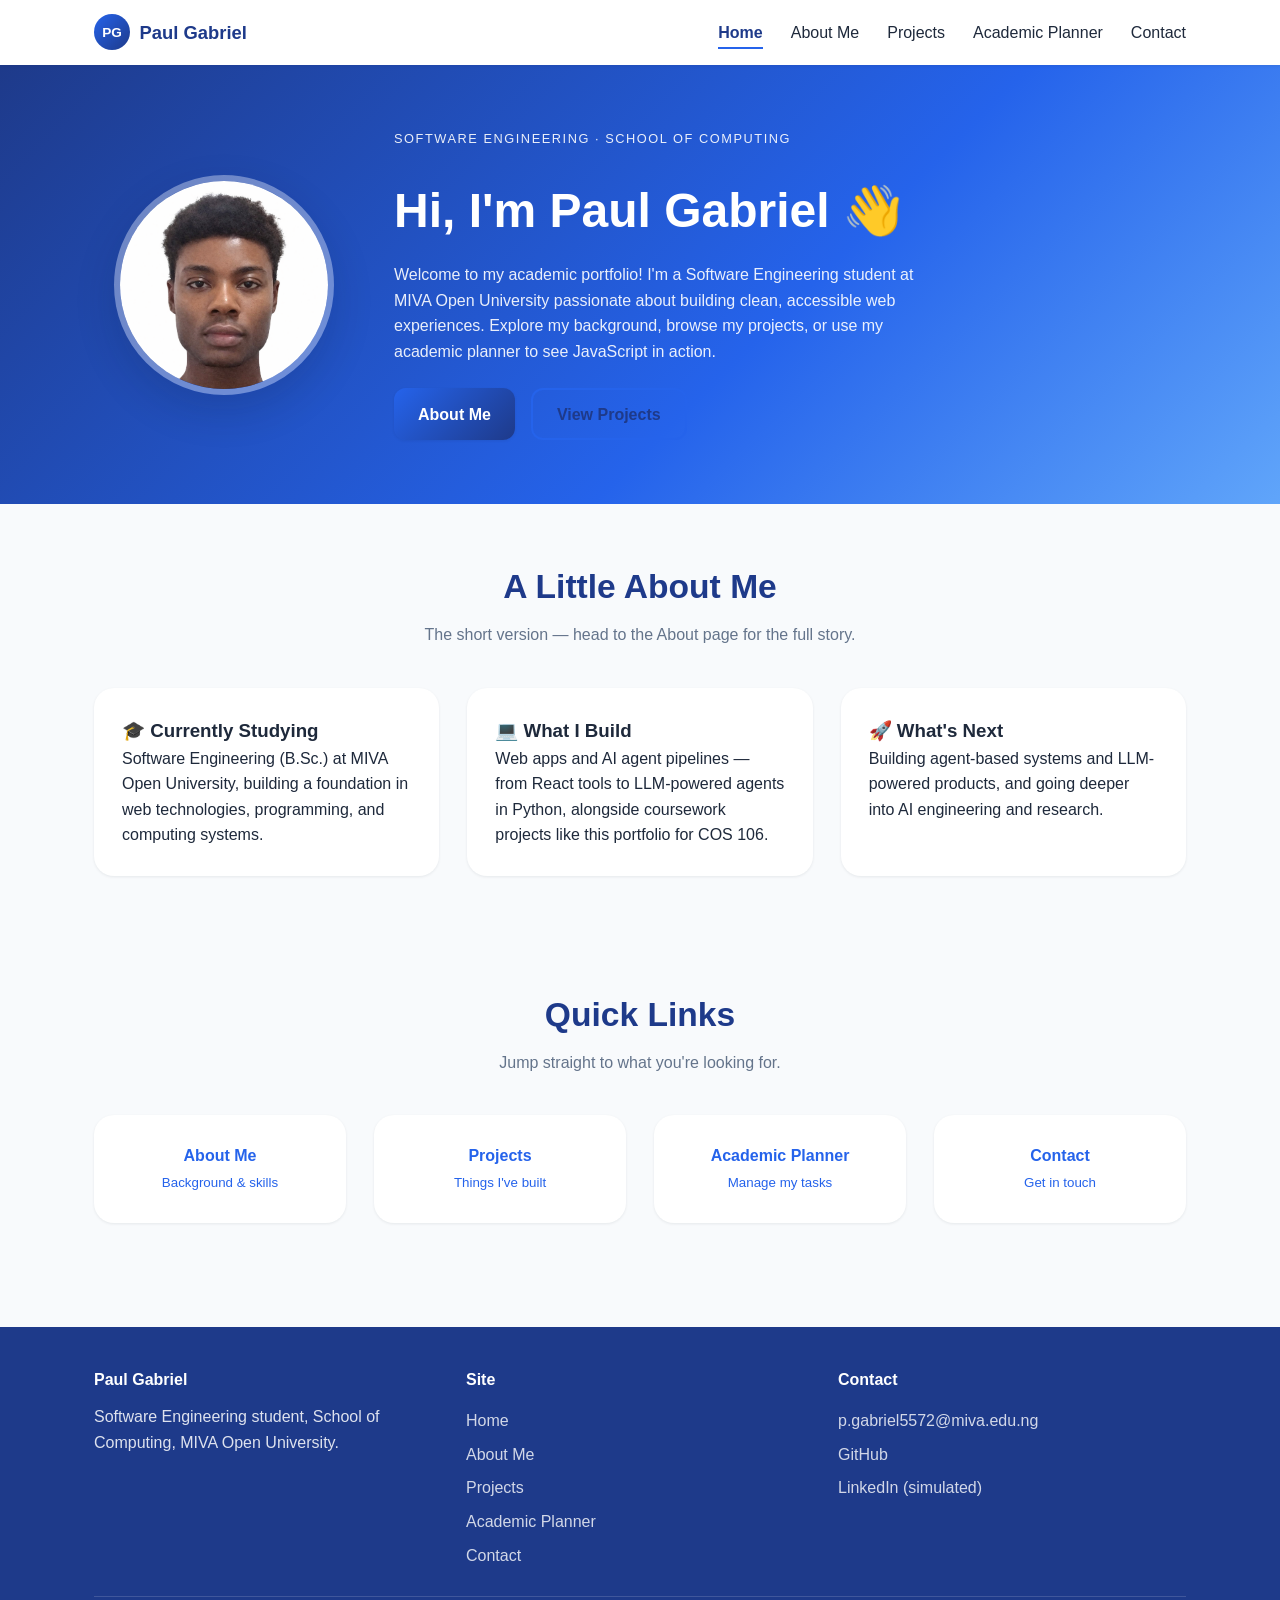
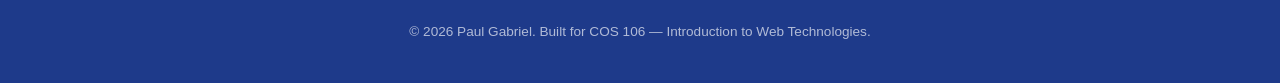
<file: index.html>
<!DOCTYPE html>
<html lang="en">
<head>
  <meta charset="UTF-8" />
  <meta name="viewport" content="width=device-width, initial-scale=1.0" />
  <title>Paul Gabriel | Student Portfolio</title>
  <meta name="description" content="Personal academic portfolio and student management platform for Paul Gabriel, Software Engineering student at MIVA Open University." />
  <link rel="stylesheet" href="css/style.css" />
</head>
<body>

  <header class="site-header">
    <nav class="navbar container" aria-label="Primary navigation">
      <a href="index.html" class="brand">
        <span class="brand-badge">PG</span>
        Paul Gabriel
      </a>
      <button class="nav-toggle" aria-label="Toggle navigation menu" aria-expanded="false">
        <span></span><span></span><span></span>
      </button>
      <ul class="nav-menu">
        <li><a href="index.html">Home</a></li>
        <li><a href="about.html">About Me</a></li>
        <li><a href="projects.html">Projects</a></li>
        <li><a href="planner.html">Academic Planner</a></li>
        <li><a href="contact.html">Contact</a></li>
      </ul>
    </nav>
  </header>

  <main>
    <section class="hero">
      <div class="container">
        <div class="hero-photo">
          <img src="assets/images/passport.png" alt="Portrait of Paul Gabriel" />
        </div>
        <div class="hero-text">
          <p class="eyebrow">Software Engineering &middot; School of Computing</p>
          <h1>Hi, I'm Paul Gabriel 👋</h1>
          <p>
            Welcome to my academic portfolio! I'm a Software Engineering student at
            MIVA Open University passionate about building clean, accessible web
            experiences. Explore my background, browse my projects, or use my
            academic planner to see JavaScript in action.
          </p>
          <div class="hero-actions">
            <a href="about.html" class="btn btn-primary">About Me</a>
            <a href="projects.html" class="btn btn-outline">View Projects</a>
          </div>
        </div>
      </div>
    </section>

    <section class="container">
      <div class="section-heading">
        <h2>A Little About Me</h2>
        <p>The short version — head to the About page for the full story.</p>
      </div>
      <div class="grid grid-3">
        <article class="card">
          <h3>🎓 Currently Studying</h3>
          <p>Software Engineering (B.Sc.) at MIVA Open University, building a
          foundation in web technologies, programming, and computing systems.</p>
        </article>
        <article class="card">
          <h3>💻 What I Build</h3>
          <p>Web apps and AI agent pipelines — from React tools to LLM-powered
          agents in Python, alongside coursework projects like this portfolio
          for COS 106.</p>
        </article>
        <article class="card">
          <h3>🚀 What's Next</h3>
          <p>Building agent-based systems and LLM-powered products, and going
          deeper into AI engineering and research.</p>
        </article>
      </div>
    </section>

    <section class="container">
      <div class="section-heading">
        <h2>Quick Links</h2>
        <p>Jump straight to what you're looking for.</p>
      </div>
      <ul class="grid grid-4">
        <li class="card text-center">
          <a href="about.html"><strong>About Me</strong><br /><small>Background &amp; skills</small></a>
        </li>
        <li class="card text-center">
          <a href="projects.html"><strong>Projects</strong><br /><small>Things I've built</small></a>
        </li>
        <li class="card text-center">
          <a href="planner.html"><strong>Academic Planner</strong><br /><small>Manage my tasks</small></a>
        </li>
        <li class="card text-center">
          <a href="contact.html"><strong>Contact</strong><br /><small>Get in touch</small></a>
        </li>
      </ul>
    </section>
  </main>

  <footer class="site-footer">
    <div class="container">
      <div class="footer-grid">
        <div>
          <h4>Paul Gabriel</h4>
          <p>Software Engineering student, School of Computing, MIVA Open University.</p>
        </div>
        <div>
          <h4>Site</h4>
          <a href="index.html">Home</a>
          <a href="about.html">About Me</a>
          <a href="projects.html">Projects</a>
          <a href="planner.html">Academic Planner</a>
          <a href="contact.html">Contact</a>
        </div>
        <div>
          <h4>Contact</h4>
          <a href="mailto:p.gabriel5572@miva.edu.ng">p.gabriel5572@miva.edu.ng</a>
          <a href="https://github.com/paulogabe1" target="_blank" rel="noopener">GitHub</a>
          <a href="https://linkedin.com/" target="_blank" rel="noopener">LinkedIn (simulated)</a>
        </div>
      </div>
      <div class="footer-bottom">
        &copy; <span id="current-year"></span> Paul Gabriel. Built for COS 106 &mdash; Introduction to Web Technologies.
      </div>
    </div>
  </footer>

  <script src="js/main.js"></script>
</body>
</html>
</file>
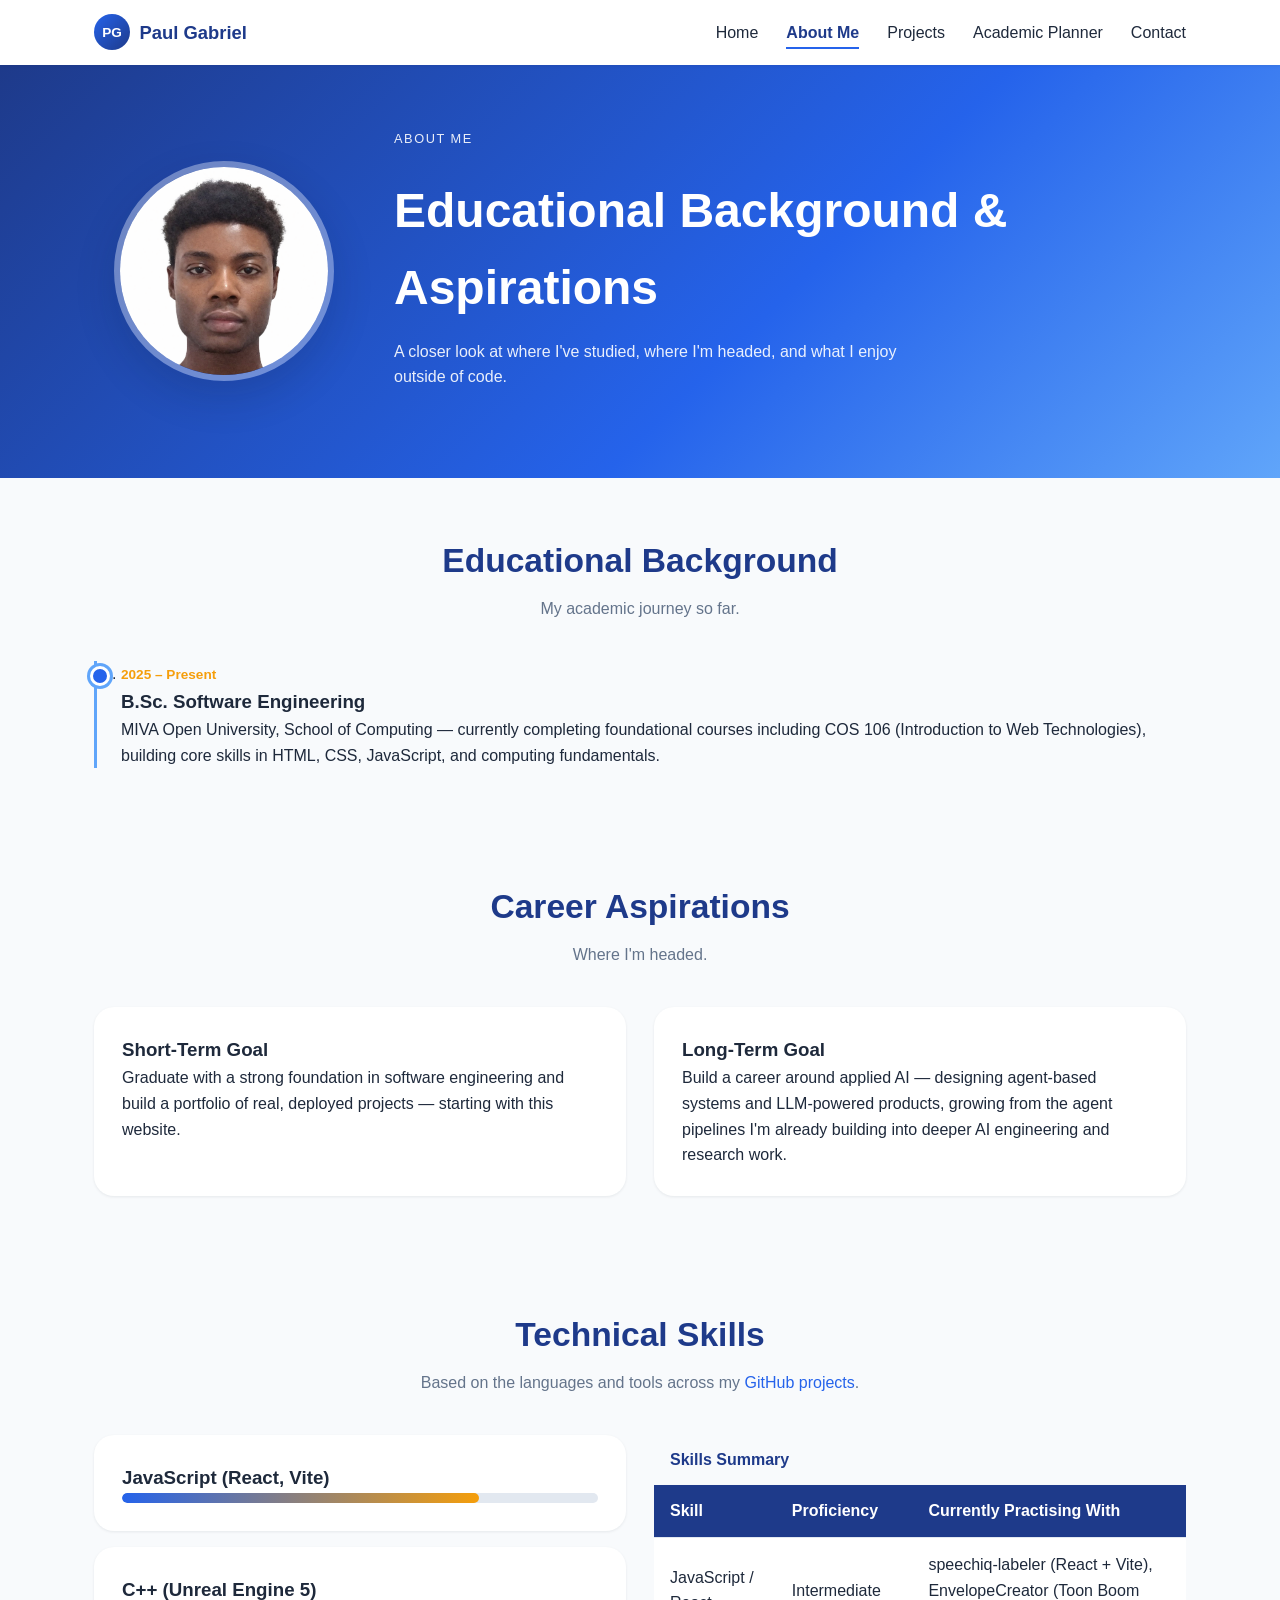
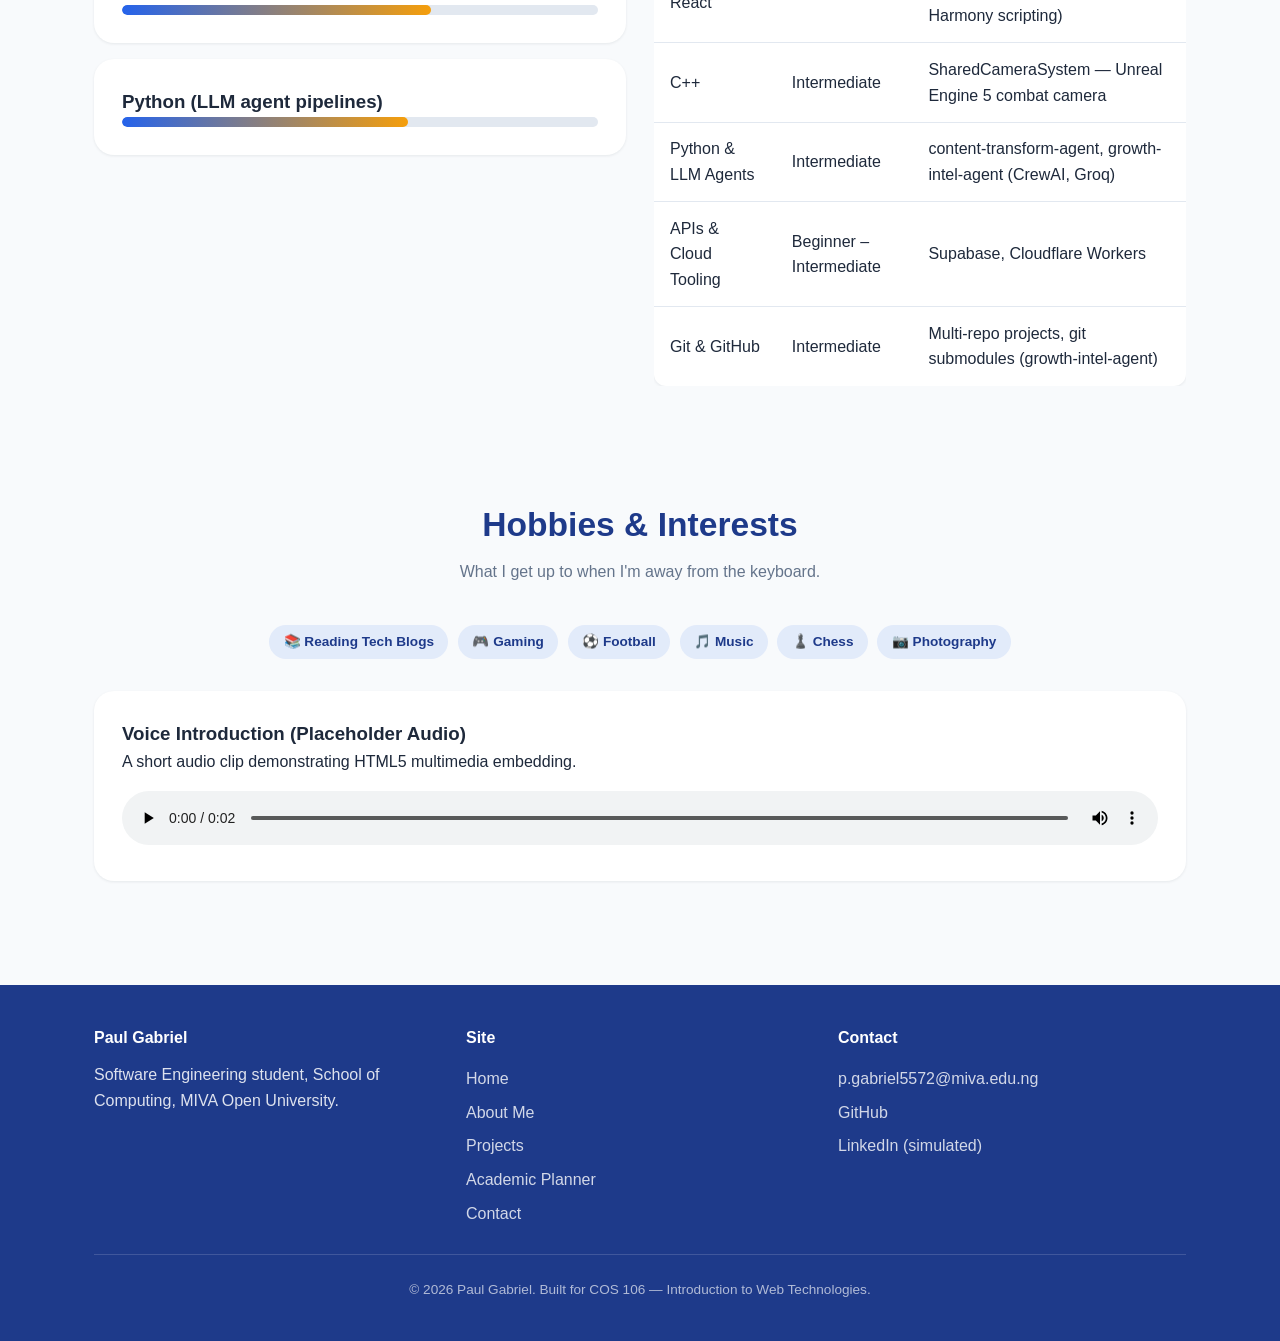
<file: about.html>
<!DOCTYPE html>
<html lang="en">
<head>
  <meta charset="UTF-8" />
  <meta name="viewport" content="width=device-width, initial-scale=1.0" />
  <title>About Me | Paul Gabriel</title>
  <meta name="description" content="Educational background, career aspirations, technical skills, and hobbies of Paul Gabriel." />
  <link rel="stylesheet" href="css/style.css" />
</head>
<body>

  <header class="site-header">
    <nav class="navbar container" aria-label="Primary navigation">
      <a href="index.html" class="brand">
        <span class="brand-badge">PG</span>
        Paul Gabriel
      </a>
      <button class="nav-toggle" aria-label="Toggle navigation menu" aria-expanded="false">
        <span></span><span></span><span></span>
      </button>
      <ul class="nav-menu">
        <li><a href="index.html">Home</a></li>
        <li><a href="about.html">About Me</a></li>
        <li><a href="projects.html">Projects</a></li>
        <li><a href="planner.html">Academic Planner</a></li>
        <li><a href="contact.html">Contact</a></li>
      </ul>
    </nav>
  </header>

  <main>
    <section class="hero">
      <div class="container">
        <div class="hero-photo">
          <img src="assets/images/passport.png" alt="Portrait of Paul Gabriel" />
        </div>
        <div class="hero-text">
          <p class="eyebrow">About Me</p>
          <h1>Educational Background &amp; Aspirations</h1>
          <p>A closer look at where I've studied, where I'm headed, and what I enjoy outside of code.</p>
        </div>
      </div>
    </section>

    <section class="container">
      <div class="section-heading">
        <h2>Educational Background</h2>
        <p>My academic journey so far.</p>
      </div>
      <ol class="timeline">
        <li class="timeline-item">
          <span class="date">2025 &ndash; Present</span>
          <h3>B.Sc. Software Engineering</h3>
          <p>MIVA Open University, School of Computing &mdash; currently completing
          foundational courses including COS 106 (Introduction to Web Technologies),
          building core skills in HTML, CSS, JavaScript, and computing fundamentals.</p>
        </li>
      </ol>
    </section>

    <section class="container">
      <div class="section-heading">
        <h2>Career Aspirations</h2>
        <p>Where I'm headed.</p>
      </div>
      <div class="grid grid-2">
        <div class="card">
          <h3>Short-Term Goal</h3>
          <p>Graduate with a strong foundation in software engineering and build a
          portfolio of real, deployed projects &mdash; starting with this website.</p>
        </div>
        <div class="card">
          <h3>Long-Term Goal</h3>
          <p>Build a career around applied AI &mdash; designing agent-based systems and
          LLM-powered products, growing from the agent pipelines I'm already
          building into deeper AI engineering and research work.</p>
        </div>
      </div>
    </section>

    <section class="container">
      <div class="section-heading">
        <h2>Technical Skills</h2>
        <p>Based on the languages and tools across my <a href="https://github.com/paulogabe1" target="_blank" rel="noopener">GitHub projects</a>.</p>
      </div>
      <div class="grid grid-2">
        <div>
          <div class="card" style="margin-bottom: 1rem;">
            <h3>JavaScript (React, Vite)</h3>
            <div class="meter"><span style="width: 75%;"></span></div>
          </div>
          <div class="card" style="margin-bottom: 1rem;">
            <h3>C++ (Unreal Engine 5)</h3>
            <div class="meter"><span style="width: 65%;"></span></div>
          </div>
          <div class="card">
            <h3>Python (LLM agent pipelines)</h3>
            <div class="meter"><span style="width: 60%;"></span></div>
          </div>
        </div>
        <div class="skills-table-wrap">
          <table class="skills-table">
            <caption>Skills Summary</caption>
            <thead>
              <tr>
                <th scope="col">Skill</th>
                <th scope="col">Proficiency</th>
                <th scope="col">Currently Practising With</th>
              </tr>
            </thead>
            <tbody>
              <tr>
                <td>JavaScript / React</td>
                <td>Intermediate</td>
                <td>speechiq-labeler (React + Vite), EnvelopeCreator (Toon Boom Harmony scripting)</td>
              </tr>
              <tr>
                <td>C++</td>
                <td>Intermediate</td>
                <td>SharedCameraSystem &mdash; Unreal Engine 5 combat camera</td>
              </tr>
              <tr>
                <td>Python &amp; LLM Agents</td>
                <td>Intermediate</td>
                <td>content-transform-agent, growth-intel-agent (CrewAI, Groq)</td>
              </tr>
              <tr>
                <td>APIs &amp; Cloud Tooling</td>
                <td>Beginner &ndash; Intermediate</td>
                <td>Supabase, Cloudflare Workers</td>
              </tr>
              <tr>
                <td>Git &amp; GitHub</td>
                <td>Intermediate</td>
                <td>Multi-repo projects, git submodules (growth-intel-agent)</td>
              </tr>
            </tbody>
          </table>
        </div>
      </div>
    </section>

    <section class="container">
      <div class="section-heading">
        <h2>Hobbies &amp; Interests</h2>
        <p>What I get up to when I'm away from the keyboard.</p>
      </div>
      <div class="tag-list text-center" style="justify-content: center;">
        <span class="tag">📚 Reading Tech Blogs</span>
        <span class="tag">🎮 Gaming</span>
        <span class="tag">⚽ Football</span>
        <span class="tag">🎵 Music</span>
        <span class="tag">♟️ Chess</span>
        <span class="tag">📷 Photography</span>
      </div>

      <div class="media-block">
        <h3>Voice Introduction (Placeholder Audio)</h3>
        <p>A short audio clip demonstrating HTML5 multimedia embedding.</p>
        <audio controls>
          <source src="assets/audio/intro.mp3" type="audio/mpeg" />
          Your browser does not support the audio element.
        </audio>
      </div>
    </section>
  </main>

  <footer class="site-footer">
    <div class="container">
      <div class="footer-grid">
        <div>
          <h4>Paul Gabriel</h4>
          <p>Software Engineering student, School of Computing, MIVA Open University.</p>
        </div>
        <div>
          <h4>Site</h4>
          <a href="index.html">Home</a>
          <a href="about.html">About Me</a>
          <a href="projects.html">Projects</a>
          <a href="planner.html">Academic Planner</a>
          <a href="contact.html">Contact</a>
        </div>
        <div>
          <h4>Contact</h4>
          <a href="mailto:p.gabriel5572@miva.edu.ng">p.gabriel5572@miva.edu.ng</a>
          <a href="https://github.com/paulogabe1" target="_blank" rel="noopener">GitHub</a>
          <a href="https://linkedin.com/" target="_blank" rel="noopener">LinkedIn (simulated)</a>
        </div>
      </div>
      <div class="footer-bottom">
        &copy; <span id="current-year"></span> Paul Gabriel. Built for COS 106 &mdash; Introduction to Web Technologies.
      </div>
    </div>
  </footer>

  <script src="js/main.js"></script>
</body>
</html>
</file>
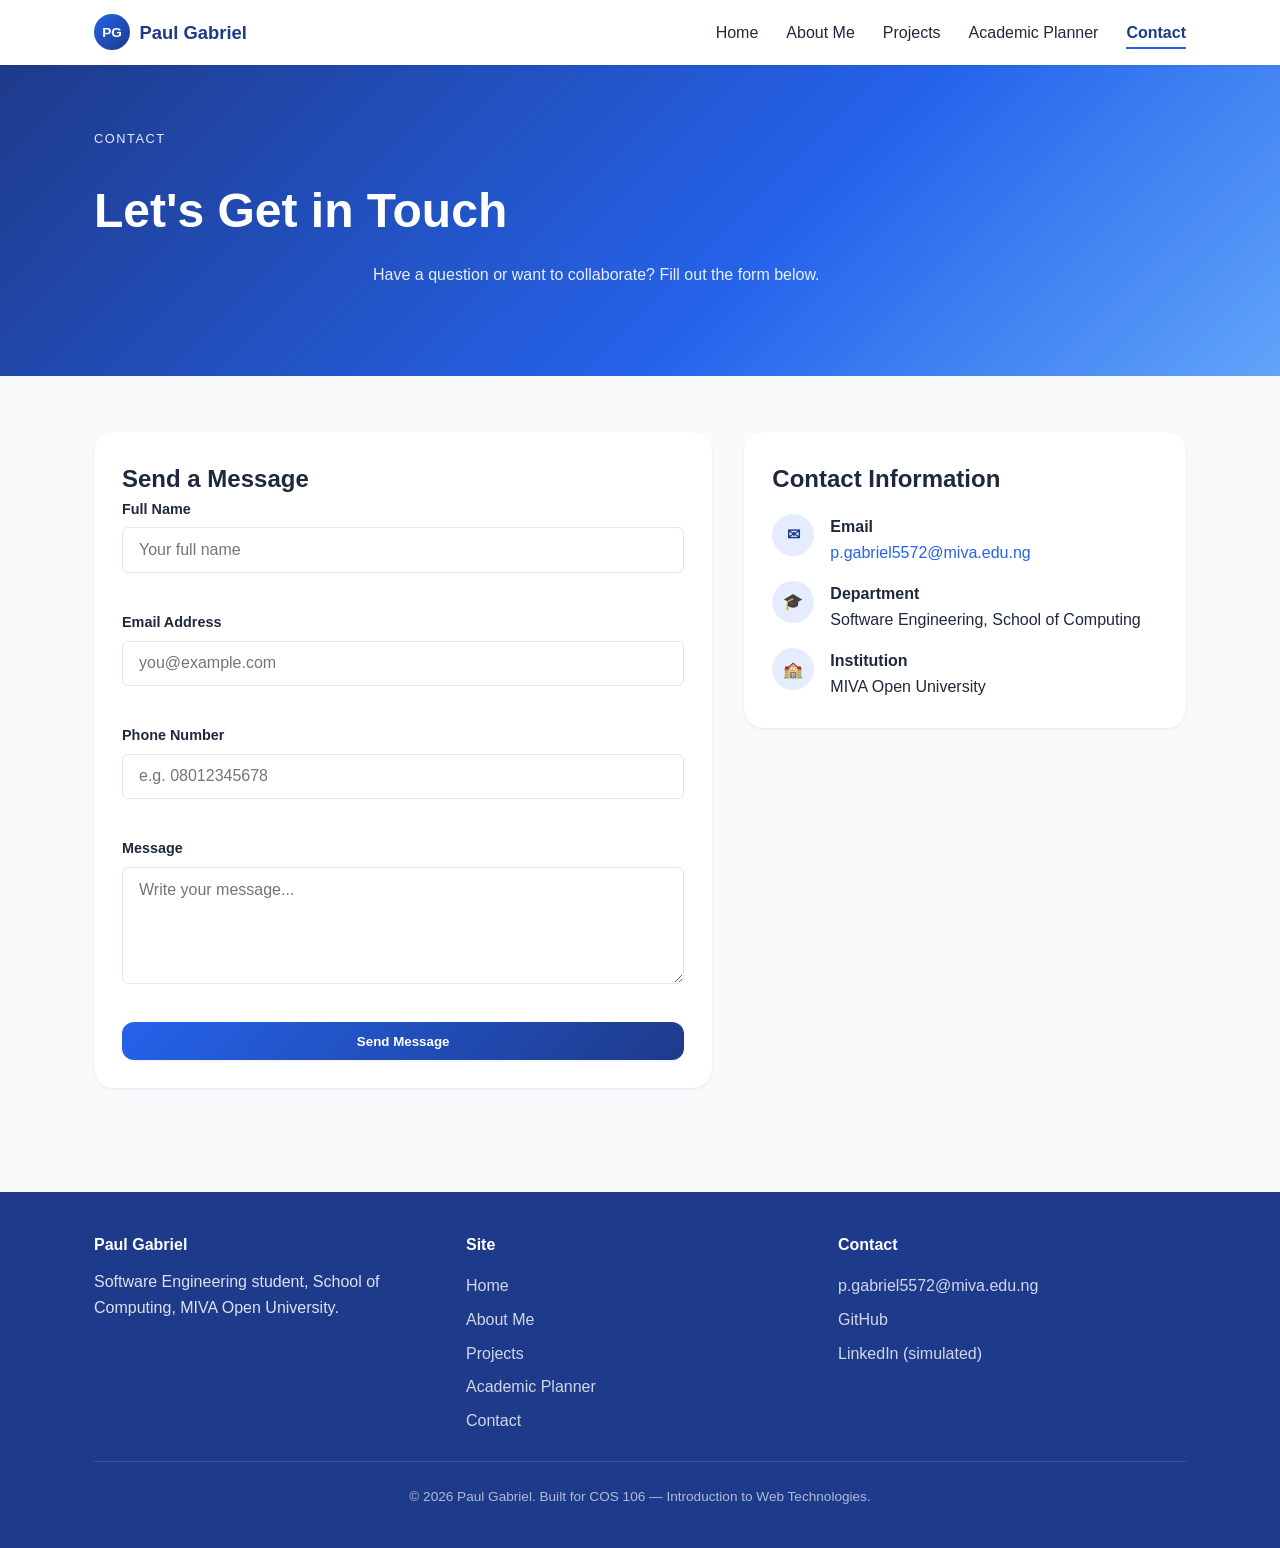
<file: contact.html>
<!DOCTYPE html>
<html lang="en">
<head>
  <meta charset="UTF-8" />
  <meta name="viewport" content="width=device-width, initial-scale=1.0" />
  <title>Contact | Paul Gabriel</title>
  <meta name="description" content="Get in touch with Paul Gabriel via the contact form." />
  <link rel="stylesheet" href="css/style.css" />
</head>
<body>

  <header class="site-header">
    <nav class="navbar container" aria-label="Primary navigation">
      <a href="index.html" class="brand">
        <span class="brand-badge">PG</span>
        Paul Gabriel
      </a>
      <button class="nav-toggle" aria-label="Toggle navigation menu" aria-expanded="false">
        <span></span><span></span><span></span>
      </button>
      <ul class="nav-menu">
        <li><a href="index.html">Home</a></li>
        <li><a href="about.html">About Me</a></li>
        <li><a href="projects.html">Projects</a></li>
        <li><a href="planner.html">Academic Planner</a></li>
        <li><a href="contact.html">Contact</a></li>
      </ul>
    </nav>
  </header>

  <main>
    <section class="hero">
      <div class="container" style="grid-template-columns: 1fr;">
        <div class="hero-text text-center">
          <p class="eyebrow">Contact</p>
          <h1>Let's Get in Touch</h1>
          <p style="margin-inline: auto;">Have a question or want to collaborate? Fill out the form below.</p>
        </div>
      </div>
    </section>

    <section class="container">
      <div class="contact-grid">
        <div class="card">
          <h2>Send a Message</h2>
          <form class="contact-form" id="contact-form" novalidate>
            <div class="form-group">
              <label for="name">Full Name</label>
              <input type="text" id="name" name="name" placeholder="Your full name" />
              <span class="error-text" id="error-name"></span>
            </div>

            <div class="form-group">
              <label for="email">Email Address</label>
              <input type="email" id="email" name="email" placeholder="you@example.com" />
              <span class="error-text" id="error-email"></span>
            </div>

            <div class="form-group">
              <label for="phone">Phone Number</label>
              <input type="tel" id="phone" name="phone" placeholder="e.g. 08012345678" />
              <span class="error-text" id="error-phone"></span>
            </div>

            <div class="form-group">
              <label for="message">Message</label>
              <textarea id="message" name="message" rows="5" placeholder="Write your message..."></textarea>
              <span class="error-text" id="error-message"></span>
            </div>

            <button type="submit" class="btn btn-primary">Send Message</button>

            <div class="form-status" id="form-status" role="alert"></div>
          </form>
        </div>

        <div class="contact-info">
          <div class="card">
            <h2>Contact Information</h2>
            <div class="contact-info-item mt-1">
              <span class="contact-info-icon">✉</span>
              <div>
                <strong>Email</strong>
                <p><a href="mailto:p.gabriel5572@miva.edu.ng">p.gabriel5572@miva.edu.ng</a></p>
              </div>
            </div>
            <div class="contact-info-item mt-1">
              <span class="contact-info-icon">🎓</span>
              <div>
                <strong>Department</strong>
                <p>Software Engineering, School of Computing</p>
              </div>
            </div>
            <div class="contact-info-item mt-1">
              <span class="contact-info-icon">🏫</span>
              <div>
                <strong>Institution</strong>
                <p>MIVA Open University</p>
              </div>
            </div>
          </div>
        </div>
      </div>
    </section>
  </main>

  <footer class="site-footer">
    <div class="container">
      <div class="footer-grid">
        <div>
          <h4>Paul Gabriel</h4>
          <p>Software Engineering student, School of Computing, MIVA Open University.</p>
        </div>
        <div>
          <h4>Site</h4>
          <a href="index.html">Home</a>
          <a href="about.html">About Me</a>
          <a href="projects.html">Projects</a>
          <a href="planner.html">Academic Planner</a>
          <a href="contact.html">Contact</a>
        </div>
        <div>
          <h4>Contact</h4>
          <a href="mailto:p.gabriel5572@miva.edu.ng">p.gabriel5572@miva.edu.ng</a>
          <a href="https://github.com/paulogabe1" target="_blank" rel="noopener">GitHub</a>
          <a href="https://linkedin.com/" target="_blank" rel="noopener">LinkedIn (simulated)</a>
        </div>
      </div>
      <div class="footer-bottom">
        &copy; <span id="current-year"></span> Paul Gabriel. Built for COS 106 &mdash; Introduction to Web Technologies.
      </div>
    </div>
  </footer>

  <script src="js/main.js"></script>
  <script src="js/contact.js"></script>
</body>
</html>
</file>
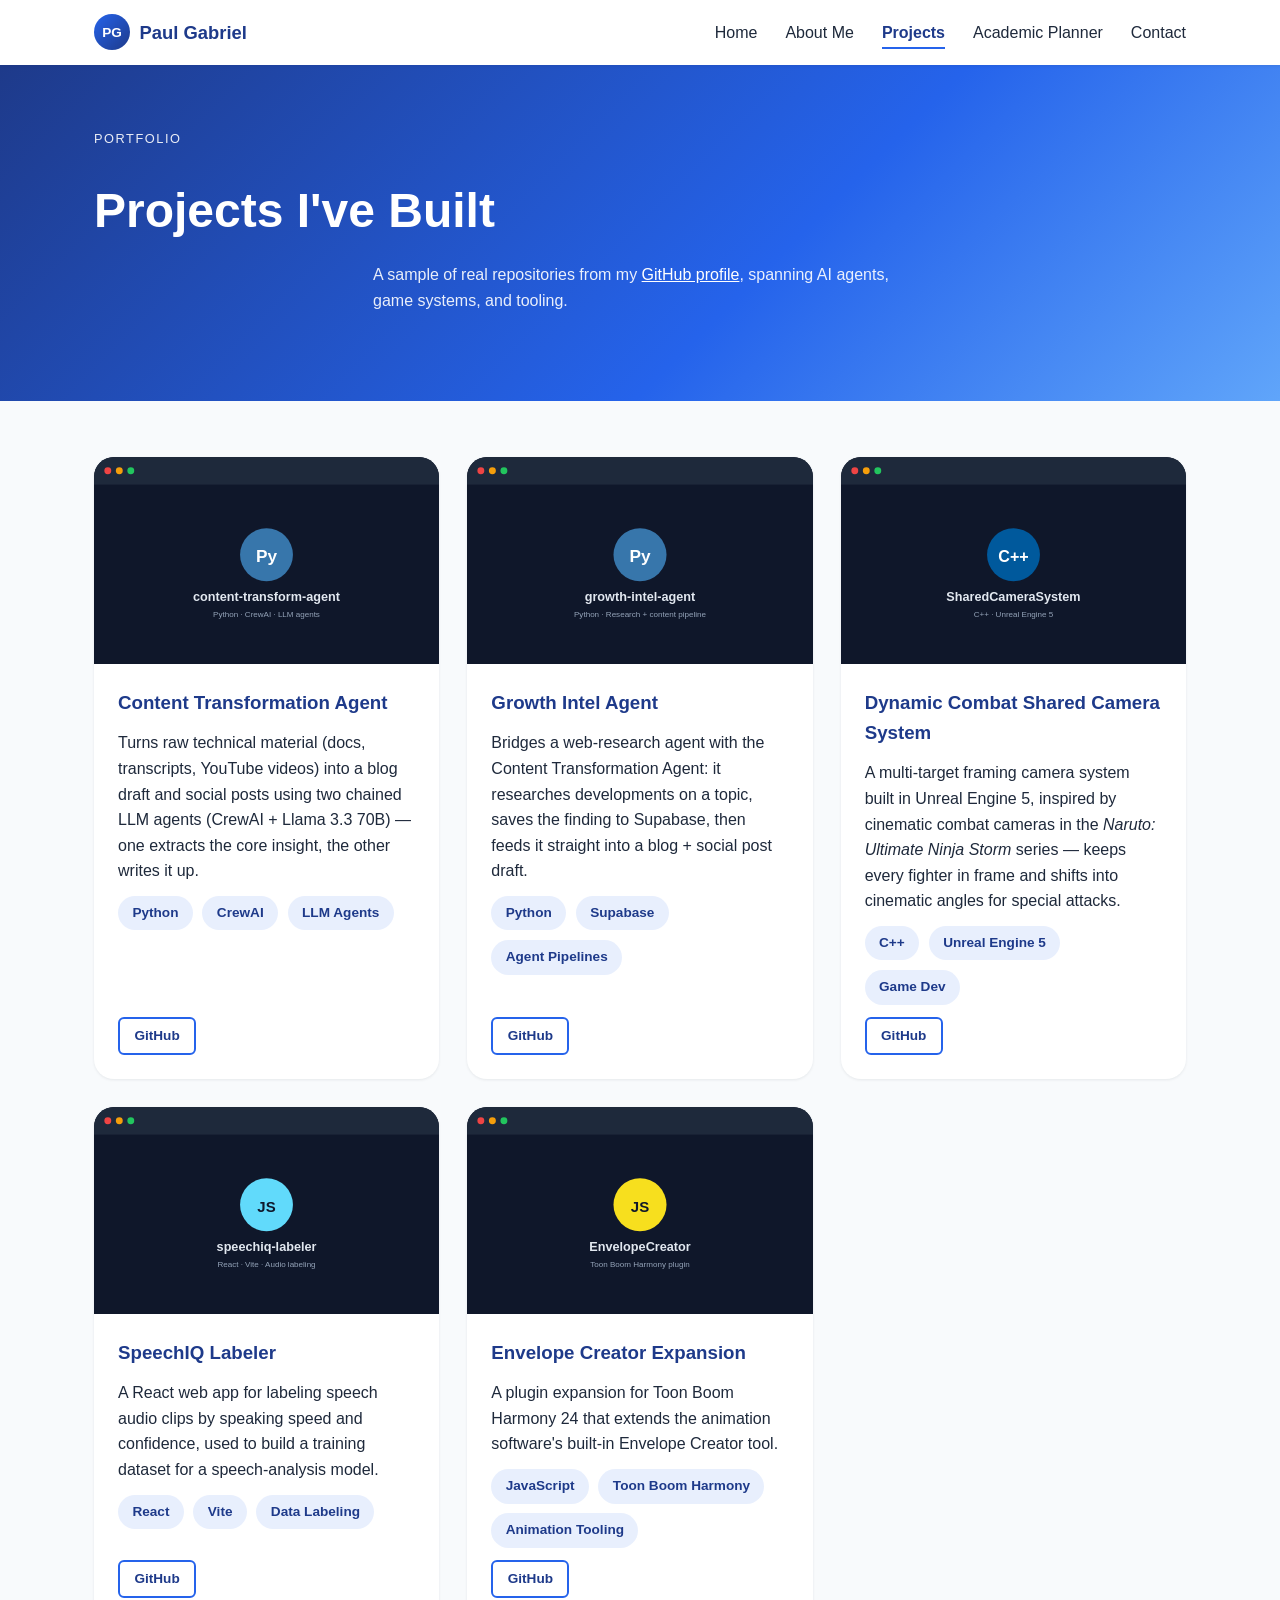
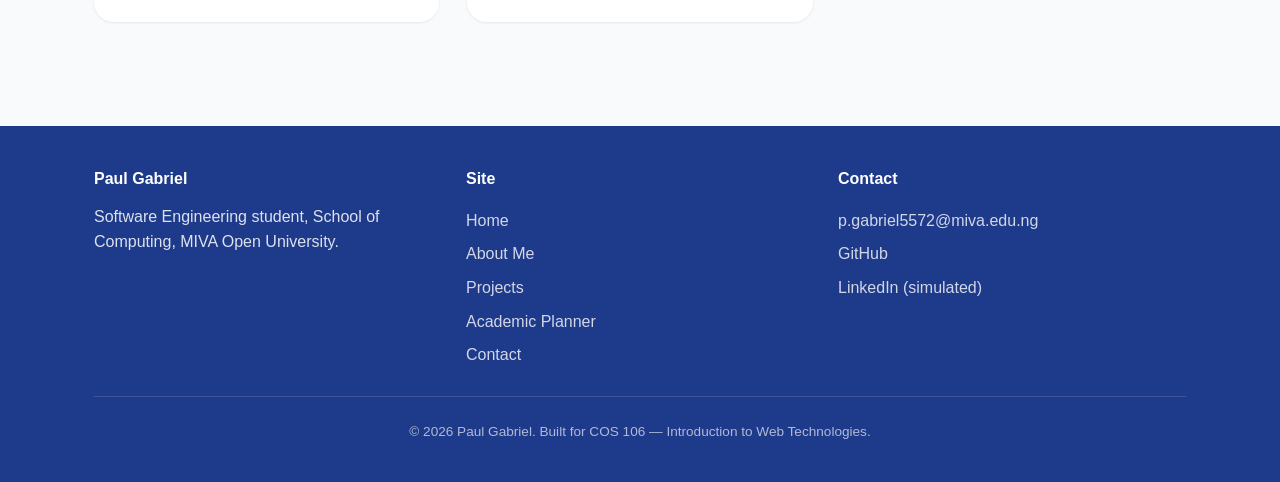
<file: projects.html>
<!DOCTYPE html>
<html lang="en">
<head>
  <meta charset="UTF-8" />
  <meta name="viewport" content="width=device-width, initial-scale=1.0" />
  <title>Projects | Paul Gabriel</title>
  <meta name="description" content="A showcase of sample projects built by Paul Gabriel." />
  <link rel="stylesheet" href="css/style.css" />
</head>
<body>

  <header class="site-header">
    <nav class="navbar container" aria-label="Primary navigation">
      <a href="index.html" class="brand">
        <span class="brand-badge">PG</span>
        Paul Gabriel
      </a>
      <button class="nav-toggle" aria-label="Toggle navigation menu" aria-expanded="false">
        <span></span><span></span><span></span>
      </button>
      <ul class="nav-menu">
        <li><a href="index.html">Home</a></li>
        <li><a href="about.html">About Me</a></li>
        <li><a href="projects.html">Projects</a></li>
        <li><a href="planner.html">Academic Planner</a></li>
        <li><a href="contact.html">Contact</a></li>
      </ul>
    </nav>
  </header>

  <main>
    <section class="hero">
      <div class="container" style="grid-template-columns: 1fr;">
        <div class="hero-text text-center">
          <p class="eyebrow">Portfolio</p>
          <h1>Projects I've Built</h1>
          <p style="margin-inline: auto;">A sample of real repositories from my
          <a href="https://github.com/paulogabe1" target="_blank" rel="noopener">GitHub profile</a>,
          spanning AI agents, game systems, and tooling.</p>
        </div>
      </div>
    </section>

    <section class="container">
      <div class="grid grid-3">
        <article class="card project-card">
          <img src="assets/images/proj-content-transform-agent.svg" alt="content-transform-agent project icon" />
          <div class="project-body">
            <h3>Content Transformation Agent</h3>
            <p>Turns raw technical material (docs, transcripts, YouTube videos) into a blog
            draft and social posts using two chained LLM agents (CrewAI + Llama 3.3 70B) — one
            extracts the core insight, the other writes it up.</p>
            <ul class="tag-list">
              <li class="tag">Python</li>
              <li class="tag">CrewAI</li>
              <li class="tag">LLM Agents</li>
            </ul>
            <div class="project-links">
              <a href="https://github.com/paulogabe1/content-transform-agent" target="_blank" rel="noopener" class="btn btn-outline btn-small">GitHub</a>
            </div>
          </div>
        </article>

        <article class="card project-card">
          <img src="assets/images/proj-growth-intel-agent.svg" alt="growth-intel-agent project icon" />
          <div class="project-body">
            <h3>Growth Intel Agent</h3>
            <p>Bridges a web-research agent with the Content Transformation Agent: it
            researches developments on a topic, saves the finding to Supabase, then feeds
            it straight into a blog + social post draft.</p>
            <ul class="tag-list">
              <li class="tag">Python</li>
              <li class="tag">Supabase</li>
              <li class="tag">Agent Pipelines</li>
            </ul>
            <div class="project-links">
              <a href="https://github.com/paulogabe1/growth-intel-agent" target="_blank" rel="noopener" class="btn btn-outline btn-small">GitHub</a>
            </div>
          </div>
        </article>

        <article class="card project-card">
          <img src="assets/images/proj-sharedcamerasystem.svg" alt="SharedCameraSystem project icon" />
          <div class="project-body">
            <h3>Dynamic Combat Shared Camera System</h3>
            <p>A multi-target framing camera system built in Unreal Engine 5, inspired by
            cinematic combat cameras in the <em>Naruto: Ultimate Ninja Storm</em> series —
            keeps every fighter in frame and shifts into cinematic angles for special attacks.</p>
            <ul class="tag-list">
              <li class="tag">C++</li>
              <li class="tag">Unreal Engine 5</li>
              <li class="tag">Game Dev</li>
            </ul>
            <div class="project-links">
              <a href="https://github.com/paulogabe1/SharedCameraSystem" target="_blank" rel="noopener" class="btn btn-outline btn-small">GitHub</a>
            </div>
          </div>
        </article>

        <article class="card project-card">
          <img src="assets/images/proj-speechiq-labeler.svg" alt="speechiq-labeler project icon" />
          <div class="project-body">
            <h3>SpeechIQ Labeler</h3>
            <p>A React web app for labeling speech audio clips by speaking speed and
            confidence, used to build a training dataset for a speech-analysis model.</p>
            <ul class="tag-list">
              <li class="tag">React</li>
              <li class="tag">Vite</li>
              <li class="tag">Data Labeling</li>
            </ul>
            <div class="project-links">
              <a href="https://github.com/paulogabe1/speechiq-labeler" target="_blank" rel="noopener" class="btn btn-outline btn-small">GitHub</a>
            </div>
          </div>
        </article>

        <article class="card project-card">
          <img src="assets/images/proj-envelopecreator.svg" alt="EnvelopeCreator project icon" />
          <div class="project-body">
            <h3>Envelope Creator Expansion</h3>
            <p>A plugin expansion for Toon Boom Harmony 24 that extends the animation
            software's built-in Envelope Creator tool.</p>
            <ul class="tag-list">
              <li class="tag">JavaScript</li>
              <li class="tag">Toon Boom Harmony</li>
              <li class="tag">Animation Tooling</li>
            </ul>
            <div class="project-links">
              <a href="https://github.com/paulogabe1/EnvelopeCreator" target="_blank" rel="noopener" class="btn btn-outline btn-small">GitHub</a>
            </div>
          </div>
        </article>
      </div>
    </section>
  </main>

  <footer class="site-footer">
    <div class="container">
      <div class="footer-grid">
        <div>
          <h4>Paul Gabriel</h4>
          <p>Software Engineering student, School of Computing, MIVA Open University.</p>
        </div>
        <div>
          <h4>Site</h4>
          <a href="index.html">Home</a>
          <a href="about.html">About Me</a>
          <a href="projects.html">Projects</a>
          <a href="planner.html">Academic Planner</a>
          <a href="contact.html">Contact</a>
        </div>
        <div>
          <h4>Contact</h4>
          <a href="mailto:p.gabriel5572@miva.edu.ng">p.gabriel5572@miva.edu.ng</a>
          <a href="https://github.com/paulogabe1" target="_blank" rel="noopener">GitHub</a>
          <a href="https://linkedin.com/" target="_blank" rel="noopener">LinkedIn (simulated)</a>
        </div>
      </div>
      <div class="footer-bottom">
        &copy; <span id="current-year"></span> Paul Gabriel. Built for COS 106 &mdash; Introduction to Web Technologies.
      </div>
    </div>
  </footer>

  <script src="js/main.js"></script>
</body>
</html>
</file>
<file: css/style.css>
/* ============================================
   COS 106 Term Project — Student Portfolio
   Author: Paul Gabriel
   ============================================ */

:root {
  --color-primary: #2563eb;
  --color-primary-dark: #1e3a8a;
  --color-primary-light: #60a5fa;
  --color-accent: #f59e0b;
  --color-bg: #f8fafc;
  --color-surface: #ffffff;
  --color-text: #1e293b;
  --color-text-muted: #64748b;
  --color-border: #e2e8f0;
  --color-success: #16a34a;
  --color-danger: #dc2626;
  --radius-sm: 6px;
  --radius-md: 12px;
  --radius-lg: 20px;
  --shadow-sm: 0 1px 3px rgba(15, 23, 42, 0.08);
  --shadow-md: 0 8px 24px rgba(15, 23, 42, 0.10);
  --shadow-lg: 0 16px 40px rgba(15, 23, 42, 0.16);
  --max-width: 1140px;
  --transition: 0.25s ease;
}

* {
  margin: 0;
  padding: 0;
  box-sizing: border-box;
}

html {
  scroll-behavior: smooth;
}

body {
  font-family: "Segoe UI", Roboto, "Helvetica Neue", Arial, sans-serif;
  background: var(--color-bg);
  color: var(--color-text);
  line-height: 1.6;
  -webkit-font-smoothing: antialiased;
}

img {
  max-width: 100%;
  display: block;
}

a {
  color: var(--color-primary);
  text-decoration: none;
  transition: color var(--transition);
}

a:hover {
  color: var(--color-primary-dark);
}

ul {
  list-style: none;
}

.container {
  width: 100%;
  max-width: var(--max-width);
  margin-inline: auto;
  padding-inline: 1.5rem;
}

/* ---------- Header / Nav ---------- */
.site-header {
  position: sticky;
  top: 0;
  z-index: 100;
  background: var(--color-surface);
  box-shadow: var(--shadow-sm);
}

.navbar {
  display: flex;
  align-items: center;
  justify-content: space-between;
  padding-block: 0.9rem;
}

.brand {
  display: flex;
  align-items: center;
  gap: 0.6rem;
  font-weight: 700;
  font-size: 1.15rem;
  color: var(--color-primary-dark);
}

.brand-badge {
  width: 36px;
  height: 36px;
  border-radius: 50%;
  background: linear-gradient(135deg, var(--color-primary), var(--color-primary-dark));
  color: #fff;
  display: flex;
  align-items: center;
  justify-content: center;
  font-size: 0.85rem;
  font-weight: 700;
}

.nav-toggle {
  display: none;
  flex-direction: column;
  gap: 5px;
  background: none;
  border: none;
  cursor: pointer;
  padding: 0.4rem;
}

.nav-toggle span {
  width: 26px;
  height: 3px;
  background: var(--color-primary-dark);
  border-radius: 2px;
  transition: transform var(--transition), opacity var(--transition);
}

.nav-menu {
  display: flex;
  align-items: center;
  gap: 1.75rem;
}

.nav-menu a {
  color: var(--color-text);
  font-weight: 500;
  position: relative;
  padding-block: 0.25rem;
}

.nav-menu a::after {
  content: "";
  position: absolute;
  left: 0;
  bottom: -4px;
  width: 0;
  height: 2px;
  background: var(--color-primary);
  transition: width var(--transition);
}

.nav-menu a:hover::after,
.nav-menu a.active::after {
  width: 100%;
}

.nav-menu a.active {
  color: var(--color-primary-dark);
  font-weight: 700;
}

/* ---------- Buttons ---------- */
.btn {
  display: inline-flex;
  align-items: center;
  justify-content: center;
  gap: 0.5rem;
  padding: 0.7rem 1.5rem;
  border-radius: var(--radius-md);
  border: none;
  font-weight: 600;
  cursor: pointer;
  transition: transform var(--transition), box-shadow var(--transition), background var(--transition);
}

.btn-primary {
  background: linear-gradient(135deg, var(--color-primary), var(--color-primary-dark));
  color: #fff;
  box-shadow: var(--shadow-sm);
}

.btn-primary:hover {
  transform: translateY(-2px);
  box-shadow: var(--shadow-md);
  color: #fff;
}

.btn-outline {
  background: transparent;
  color: var(--color-primary-dark);
  border: 2px solid var(--color-primary);
}

.btn-outline:hover {
  background: var(--color-primary);
  color: #fff;
}

.btn-small {
  padding: 0.4rem 0.9rem;
  font-size: 0.85rem;
  border-radius: var(--radius-sm);
}

.btn-danger {
  background: var(--color-danger);
  color: #fff;
}

.btn-success {
  background: var(--color-success);
  color: #fff;
}

/* ---------- Hero ---------- */
.hero {
  background: linear-gradient(135deg, var(--color-primary-dark), var(--color-primary) 60%, var(--color-primary-light));
  color: #fff;
  padding-block: 4rem;
}

.hero .container {
  display: grid;
  grid-template-columns: 1fr;
  gap: 2.5rem;
  align-items: center;
}

.hero-photo {
  width: 220px;
  height: 220px;
  border-radius: 50%;
  overflow: hidden;
  border: 6px solid rgba(255, 255, 255, 0.35);
  box-shadow: var(--shadow-lg);
  margin-inline: auto;
  animation: floatIn 0.9s ease;
}

.hero-photo img {
  width: 100%;
  height: 100%;
  object-fit: cover;
}

.hero-text {
  text-align: center;
}

.eyebrow {
  text-transform: uppercase;
  letter-spacing: 0.12em;
  font-size: 0.8rem;
  color: rgba(255, 255, 255, 0.8);
  margin-bottom: 0.5rem;
}

.hero-text h1 {
  font-size: clamp(1.9rem, 4vw, 3rem);
  margin-bottom: 0.75rem;
}

.hero-text p {
  color: rgba(255, 255, 255, 0.9);
  max-width: 60ch;
  margin-inline: auto;
  margin-bottom: 1.5rem;
}

.hero-text p a {
  color: #fff;
  text-decoration: underline;
}

.hero-actions {
  display: flex;
  gap: 1rem;
  justify-content: center;
  flex-wrap: wrap;
}

@keyframes floatIn {
  from { opacity: 0; transform: translateY(-16px); }
  to { opacity: 1; transform: translateY(0); }
}

/* ---------- Sections ---------- */
section {
  padding-block: 3.5rem;
}

.section-heading {
  text-align: center;
  margin-bottom: 2.5rem;
}

.section-heading h2 {
  font-size: clamp(1.5rem, 3vw, 2.1rem);
  color: var(--color-primary-dark);
  margin-bottom: 0.5rem;
}

.section-heading p {
  color: var(--color-text-muted);
  max-width: 60ch;
  margin-inline: auto;
}

.card {
  background: var(--color-surface);
  border-radius: var(--radius-lg);
  box-shadow: var(--shadow-sm);
  padding: 1.75rem;
  transition: transform var(--transition), box-shadow var(--transition);
}

.card:hover {
  transform: translateY(-4px);
  box-shadow: var(--shadow-md);
}

.grid {
  display: grid;
  gap: 1.75rem;
}

.grid-2 { grid-template-columns: repeat(auto-fit, minmax(260px, 1fr)); }
.grid-3 { grid-template-columns: repeat(auto-fit, minmax(260px, 1fr)); }
.grid-4 { grid-template-columns: repeat(auto-fit, minmax(200px, 1fr)); }

/* ---------- About page ---------- */
.timeline {
  border-left: 3px solid var(--color-primary-light);
  padding-left: 1.5rem;
  display: flex;
  flex-direction: column;
  gap: 1.75rem;
}

.timeline-item {
  position: relative;
}

.timeline-item::before {
  content: "";
  position: absolute;
  left: -1.94rem;
  top: 0.3rem;
  width: 14px;
  height: 14px;
  border-radius: 50%;
  background: var(--color-primary);
  border: 3px solid #fff;
  box-shadow: 0 0 0 3px var(--color-primary-light);
}

.timeline-item .date {
  font-size: 0.85rem;
  color: var(--color-accent);
  font-weight: 700;
}

.skills-table-wrap {
  overflow-x: auto;
}

table.skills-table {
  width: 100%;
  border-collapse: collapse;
  background: var(--color-surface);
  border-radius: var(--radius-md);
  overflow: hidden;
  box-shadow: var(--shadow-sm);
}

table.skills-table caption {
  text-align: left;
  font-weight: 700;
  padding: 0.75rem 1rem;
  color: var(--color-primary-dark);
}

table.skills-table th,
table.skills-table td {
  padding: 0.85rem 1rem;
  text-align: left;
  border-bottom: 1px solid var(--color-border);
}

table.skills-table th {
  background: var(--color-primary-dark);
  color: #fff;
}

table.skills-table tr:last-child td {
  border-bottom: none;
}

.meter {
  width: 100%;
  height: 10px;
  background: var(--color-border);
  border-radius: 20px;
  overflow: hidden;
}

.meter > span {
  display: block;
  height: 100%;
  background: linear-gradient(90deg, var(--color-primary), var(--color-accent));
  border-radius: 20px;
  transition: width 0.8s ease;
}

.tag-list {
  display: flex;
  flex-wrap: wrap;
  gap: 0.6rem;
}

.tag {
  background: rgba(37, 99, 235, 0.1);
  color: var(--color-primary-dark);
  padding: 0.4rem 0.9rem;
  border-radius: 999px;
  font-size: 0.85rem;
  font-weight: 600;
}

.media-block {
  margin-top: 2rem;
  background: var(--color-surface);
  border-radius: var(--radius-lg);
  padding: 1.75rem;
  box-shadow: var(--shadow-sm);
}

.media-block audio,
.media-block video {
  width: 100%;
  border-radius: var(--radius-md);
  margin-top: 1rem;
}

/* ---------- Projects page ---------- */
.project-card {
  display: flex;
  flex-direction: column;
  overflow: hidden;
  padding: 0;
}

.project-card img {
  width: 100%;
  aspect-ratio: 5 / 3;
  object-fit: cover;
}

.project-card .project-body {
  padding: 1.5rem;
  display: flex;
  flex-direction: column;
  gap: 0.75rem;
  flex: 1;
}

.project-card h3 {
  color: var(--color-primary-dark);
}

.project-links {
  margin-top: auto;
  display: flex;
  gap: 0.75rem;
  flex-wrap: wrap;
}

/* ---------- Planner page ---------- */
.planner-panel {
  background: var(--color-surface);
  border-radius: var(--radius-lg);
  box-shadow: var(--shadow-sm);
  padding: 1.75rem;
}

.task-form {
  display: flex;
  flex-wrap: wrap;
  gap: 0.75rem;
  margin-bottom: 1.5rem;
}

.task-form input[type="text"],
.task-form input[type="date"],
.task-form select {
  flex: 1;
  min-width: 160px;
  padding: 0.7rem 0.9rem;
  border: 1.5px solid var(--color-border);
  border-radius: var(--radius-sm);
  font-size: 1rem;
  transition: border-color var(--transition);
}

.task-form input:focus,
.task-form select:focus {
  outline: none;
  border-color: var(--color-primary);
}

.planner-stats {
  display: flex;
  gap: 1rem;
  flex-wrap: wrap;
  margin-bottom: 1.5rem;
}

.stat-pill {
  background: var(--color-bg);
  border: 1px solid var(--color-border);
  padding: 0.6rem 1.1rem;
  border-radius: 999px;
  font-size: 0.9rem;
  font-weight: 600;
  color: var(--color-text-muted);
}

.stat-pill strong {
  color: var(--color-primary-dark);
}

.filter-bar {
  display: flex;
  gap: 0.6rem;
  margin-bottom: 1.25rem;
  flex-wrap: wrap;
}

.filter-btn {
  padding: 0.45rem 1rem;
  border-radius: 999px;
  border: 1.5px solid var(--color-border);
  background: var(--color-surface);
  cursor: pointer;
  font-weight: 600;
  font-size: 0.85rem;
  color: var(--color-text-muted);
  transition: all var(--transition);
}

.filter-btn.active,
.filter-btn:hover {
  background: var(--color-primary);
  color: #fff;
  border-color: var(--color-primary);
}

#task-list {
  display: flex;
  flex-direction: column;
  gap: 0.75rem;
}

.task-item {
  display: flex;
  align-items: center;
  gap: 0.9rem;
  padding: 0.9rem 1.1rem;
  background: var(--color-bg);
  border: 1px solid var(--color-border);
  border-radius: var(--radius-md);
  animation: taskIn 0.3s ease;
}

@keyframes taskIn {
  from { opacity: 0; transform: translateX(-8px); }
  to { opacity: 1; transform: translateX(0); }
}

.task-item .task-check {
  width: 22px;
  height: 22px;
  border-radius: 50%;
  border: 2px solid var(--color-primary);
  cursor: pointer;
  flex-shrink: 0;
  display: flex;
  align-items: center;
  justify-content: center;
  background: transparent;
  color: #fff;
  transition: background var(--transition);
}

.task-item.completed .task-check {
  background: var(--color-success);
  border-color: var(--color-success);
}

.task-item .task-content {
  flex: 1;
  min-width: 0;
}

.task-item .task-title {
  font-weight: 600;
  word-break: break-word;
}

.task-item.completed .task-title {
  text-decoration: line-through;
  color: var(--color-text-muted);
}

.task-item .task-meta {
  font-size: 0.8rem;
  color: var(--color-text-muted);
}

.task-item .task-priority {
  font-size: 0.72rem;
  font-weight: 700;
  text-transform: uppercase;
  padding: 0.2rem 0.6rem;
  border-radius: 999px;
}

.priority-high { background: rgba(220, 38, 38, 0.12); color: var(--color-danger); }
.priority-medium { background: rgba(245, 158, 11, 0.15); color: #b45309; }
.priority-low { background: rgba(22, 163, 74, 0.12); color: var(--color-success); }

.task-delete {
  background: none;
  border: none;
  color: var(--color-text-muted);
  cursor: pointer;
  font-size: 1.1rem;
  padding: 0.3rem;
  border-radius: var(--radius-sm);
  transition: color var(--transition), background var(--transition);
}

.task-delete:hover {
  color: #fff;
  background: var(--color-danger);
}

.empty-state {
  text-align: center;
  padding: 2.5rem 1rem;
  color: var(--color-text-muted);
}

/* ---------- Contact page ---------- */
.contact-grid {
  display: grid;
  grid-template-columns: 1fr;
  gap: 2rem;
}

.contact-form {
  display: flex;
  flex-direction: column;
  gap: 1.1rem;
}

.form-group {
  display: flex;
  flex-direction: column;
  gap: 0.4rem;
}

.form-group label {
  font-weight: 600;
  font-size: 0.9rem;
}

.form-group input,
.form-group textarea {
  padding: 0.8rem 1rem;
  border: 1.5px solid var(--color-border);
  border-radius: var(--radius-sm);
  font-family: inherit;
  font-size: 1rem;
  transition: border-color var(--transition), box-shadow var(--transition);
}

.form-group input:focus,
.form-group textarea:focus {
  outline: none;
  border-color: var(--color-primary);
  box-shadow: 0 0 0 3px rgba(37, 99, 235, 0.15);
}

.form-group input.invalid,
.form-group textarea.invalid {
  border-color: var(--color-danger);
}

.error-text {
  font-size: 0.8rem;
  color: var(--color-danger);
  min-height: 1.1em;
}

.form-status {
  padding: 1rem 1.25rem;
  border-radius: var(--radius-md);
  font-weight: 600;
  display: none;
}

.form-status.show {
  display: block;
  animation: taskIn 0.3s ease;
}

.form-status.success {
  background: rgba(22, 163, 74, 0.12);
  color: var(--color-success);
}

.form-status.error {
  background: rgba(220, 38, 38, 0.12);
  color: var(--color-danger);
}

.contact-info {
  display: flex;
  flex-direction: column;
  gap: 1.25rem;
}

.contact-info-item {
  display: flex;
  gap: 1rem;
  align-items: flex-start;
}

.contact-info-icon {
  width: 42px;
  height: 42px;
  flex-shrink: 0;
  border-radius: 50%;
  background: rgba(37, 99, 235, 0.12);
  color: var(--color-primary-dark);
  display: flex;
  align-items: center;
  justify-content: center;
  font-weight: 700;
}

/* ---------- Footer ---------- */
.site-footer {
  background: var(--color-primary-dark);
  color: rgba(255, 255, 255, 0.85);
  padding-block: 2.5rem;
  margin-top: 3rem;
}

.footer-grid {
  display: grid;
  grid-template-columns: repeat(auto-fit, minmax(200px, 1fr));
  gap: 1.5rem;
  margin-bottom: 1.5rem;
}

.footer-grid h4 {
  color: #fff;
  margin-bottom: 0.75rem;
}

.footer-grid a {
  color: rgba(255, 255, 255, 0.8);
  display: block;
  padding-block: 0.25rem;
}

.footer-grid a:hover {
  color: #fff;
}

.footer-bottom {
  text-align: center;
  padding-top: 1.5rem;
  border-top: 1px solid rgba(255, 255, 255, 0.15);
  font-size: 0.85rem;
  color: rgba(255, 255, 255, 0.65);
}

/* ---------- Utility ---------- */
.text-center { text-align: center; }
.mt-1 { margin-top: 1rem; }
.mt-2 { margin-top: 2rem; }

.visually-hidden {
  position: absolute;
  width: 1px;
  height: 1px;
  padding: 0;
  margin: -1px;
  overflow: hidden;
  clip: rect(0, 0, 0, 0);
  white-space: nowrap;
  border: 0;
}

/* ---------- Responsive ---------- */
@media (min-width: 640px) {
  .hero .container {
    grid-template-columns: 260px 1fr;
    text-align: left;
  }
  .hero-text { text-align: left; }
  .hero-text p { margin-inline: 0; }
  .hero-actions { justify-content: flex-start; }
}

@media (min-width: 768px) {
  .contact-grid {
    grid-template-columns: 1.4fr 1fr;
  }
}

@media (max-width: 860px) {
  .nav-toggle {
    display: flex;
  }

  .nav-menu {
    position: absolute;
    top: 100%;
    left: 0;
    right: 0;
    background: var(--color-surface);
    flex-direction: column;
    align-items: flex-start;
    padding: 1rem 1.5rem 1.5rem;
    gap: 0.9rem;
    box-shadow: var(--shadow-md);
    transform: translateY(-8px);
    opacity: 0;
    pointer-events: none;
    transition: transform var(--transition), opacity var(--transition);
  }

  .nav-menu.open {
    transform: translateY(0);
    opacity: 1;
    pointer-events: auto;
  }

  .nav-toggle.open span:nth-child(1) {
    transform: translateY(8px) rotate(45deg);
  }
  .nav-toggle.open span:nth-child(2) {
    opacity: 0;
  }
  .nav-toggle.open span:nth-child(3) {
    transform: translateY(-8px) rotate(-45deg);
  }
}
</file>
